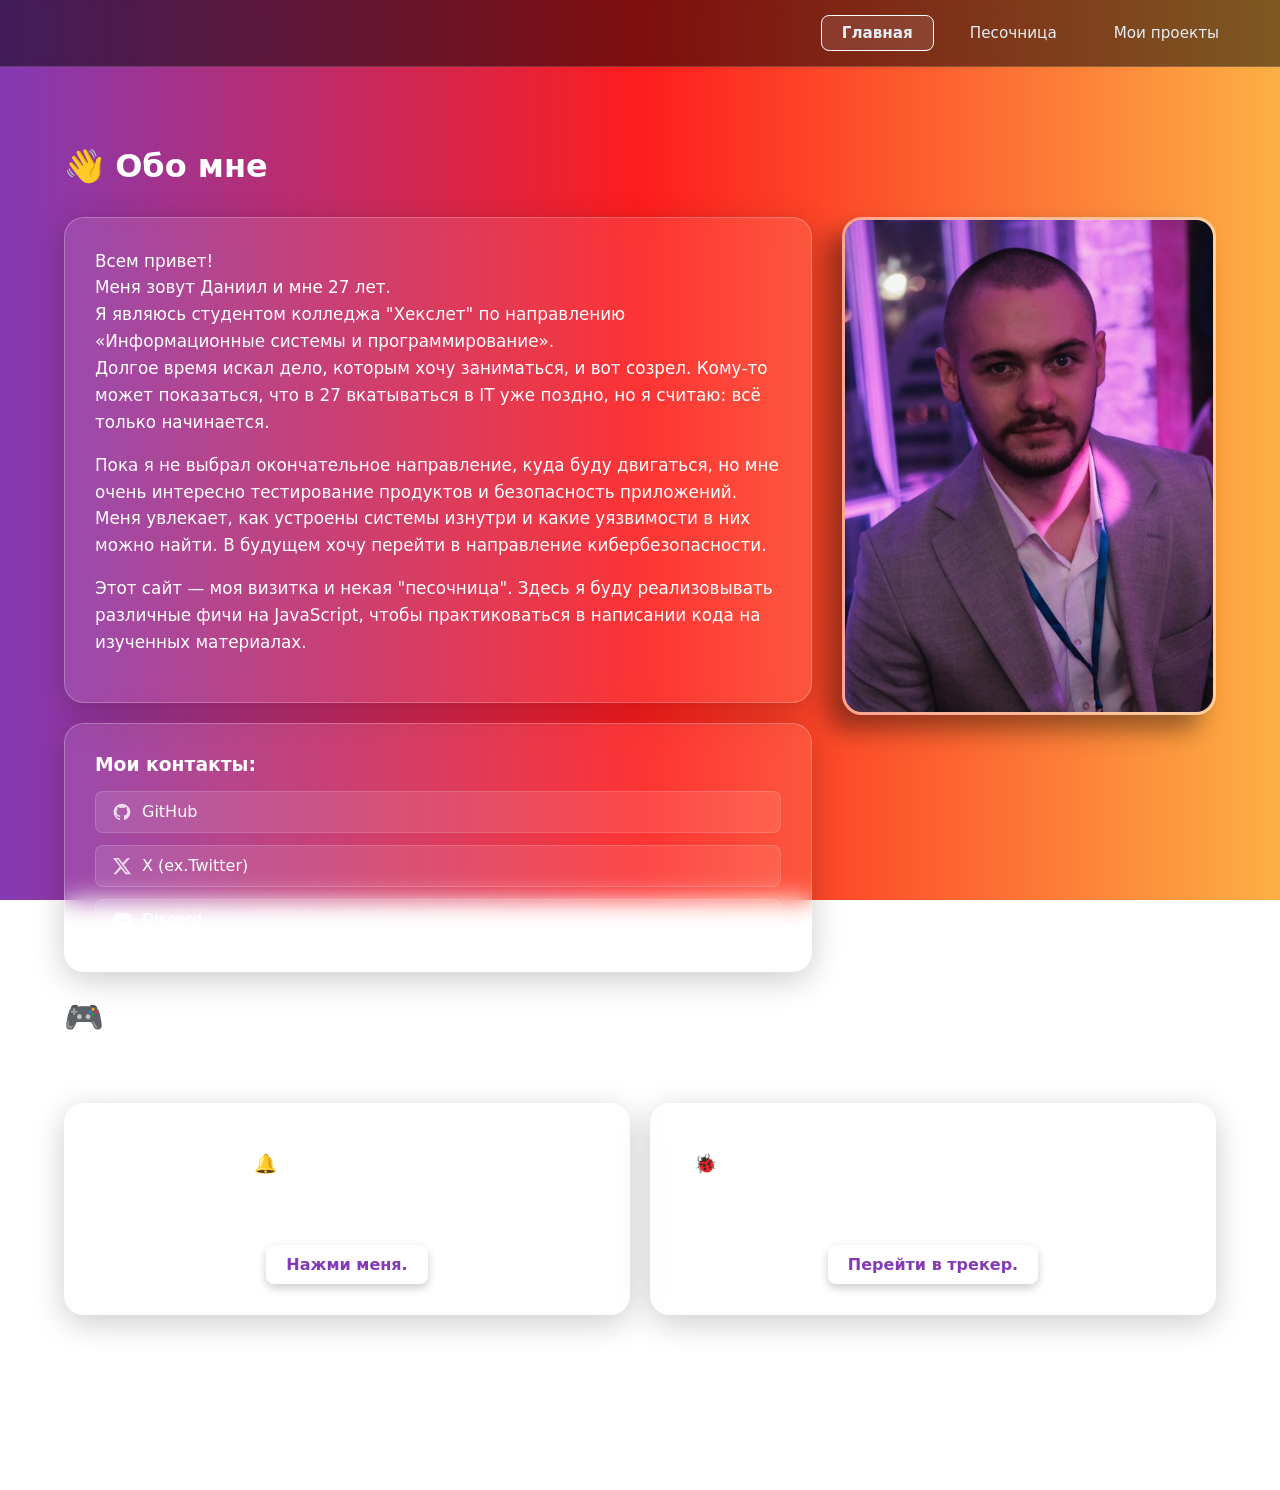
<file: index.html>
<!DOCTYPE html>
<html lang="ru">
<head>
    <meta charset="UTF-8">
    <meta name="viewport" content="width=device-width, initial-scale=1.0">
    <link rel="stylesheet" href="src/styles/main-my-playground.css">
    <title>Портфолио</title>
</head>
<body>
    <header>
    <div class="header-container">
        <nav class="header-right">
            <a href="index.html" class="nav-link active">Главная</a>
            <a href="pages/sandbox.html" class="nav-link">Песочница</a>
            <a href="pages/my-projects.html" class="nav-link">Мои проекты</a>
        </nav>
    </div>
    </header>

    <main>
        <section class="about">
            <h2>👋 Обо мне</h2>
            <div class="about-content">
            <div class="about-left">
            <div class="about-text glass-card">
            <p>
                Всем привет!<br>
                Меня зовут Даниил и мне 27 лет.<br>
                Я являюсь студентом колледжа "Хекслет" по направлению «Информационные системы и программирование».<br>
                Долгое время искал дело, которым хочу заниматься, и вот созрел. 
                Кому-то может показаться, что в 27 вкатываться в IT уже поздно, 
                но я считаю: всё только начинается.
            </p>
            <p>
                Пока я не выбрал окончательное направление, куда буду двигаться, 
                но мне очень интересно тестирование продуктов и безопасность приложений. 
                Меня увлекает, как устроены системы изнутри и какие уязвимости в них можно найти. 
                В будущем хочу перейти в направление кибербезопасности.
            </p>
            <p>
                Этот сайт — моя визитка и некая "песочница".
                Здесь я буду реализовывать различные фичи на JavaScript, 
                чтобы практиковаться в написании кода на изученных материалах.
            </p>
            </div>
            <div class="glass-card about-contacts">
        <h3>Мои контакты:</h3>
    <div class="contacts-list">
        <!-- GitHub -->
        <a href="https://github.com/ndanyc" target="_blank" class="contact-btn">
            <svg viewBox="0 0 24 24" width="20" height="20" fill="currentColor">
                <path d="M12 2C6.477 2 2 6.477 2 12c0 4.42 2.865 8.166 6.839 9.489.5.092.682-.217.682-.482 0-.237-.008-.866-.013-1.7-2.782.603-3.369-1.34-3.369-1.34-.454-1.156-1.11-1.464-1.11-1.464-.908-.62.069-.608.069-.608 1.003.07 1.531 1.03 1.531 1.03.892 1.529 2.341 1.087 2.91.832.092-.647.35-1.088.636-1.338-2.22-.253-4.555-1.11-4.555-4.943 0-1.091.39-1.984 1.029-2.683-.103-.253-.446-1.27.098-2.647 0 0 .84-.269 2.75 1.025A9.578 9.578 0 0112 6.836c.85.004 1.705.114 2.504.336 1.909-1.294 2.747-1.025 2.747-1.025.546 1.377.203 2.394.1 2.647.64.699 1.028 1.592 1.028 2.683 0 3.842-2.339 4.687-4.566 4.935.359.309.678.919.678 1.852 0 1.336-.012 2.415-.012 2.743 0 .267.18.578.688.48C19.138 20.161 22 16.418 22 12c0-5.523-4.477-10-10-10z"></path>
            </svg>
            <span>GitHub</span>
        </a>

        <!-- X (Twitter) -->
        <a href="https://x.com/Daniil_Crypt" target="_blank" class="contact-btn">
            <svg viewBox="0 0 24 24" width="20" height="20" fill="currentColor">
                <path d="M18.244 2.25h3.308l-7.227 8.26 8.502 11.24H16.17l-5.214-6.817L4.99 21.75H1.68l7.73-8.835L1.254 2.25H8.08l4.713 6.231zm-1.161 17.52h1.833L7.084 4.126H5.117z"></path>
            </svg>
            <span>X (ex.Twitter)</span>
        </a>

        <!-- Discord (если нужно) -->
        <a href="https://discord.com/users/409297559475978240" target="_blank" class="contact-btn">
            <svg viewBox="0 0 24 24" width="20" height="20" fill="currentColor">
                <path d="M20.317 4.3698a19.7913 19.7913 0 00-4.8851-1.5152.0741.0741 0 00-.0785.0371c-.211.3753-.4447.8648-.6083 1.2495-1.8447-.2762-3.68-.2762-5.4868 0-.1636-.3933-.4058-.8742-.6177-1.2495a.077.077 0 00-.0785-.037 19.7363 19.7363 0 00-4.8852 1.515.0699.0699 0 00-.0321.0277C.5334 9.0458-.319 13.5799.0992 18.0578a.0824.0824 0 00.0312.0561c2.0528 1.5076 4.0413 2.4228 5.9929 3.0294a.0777.0777 0 00.0842-.0276c.4616-.6304.8731-1.2952 1.226-1.9942a.076.076 0 00-.0416-.1057c-.6528-.2476-1.2743-.5495-1.8722-.8923a.077.077 0 01-.0076-.1277c.1258-.0943.2517-.1923.3718-.2914a.0743.0743 0 01.0776-.0105c3.9278 1.7933 8.18 1.7933 12.0614 0a.0739.0739 0 01.0785.0095c.1202.099.246.1981.3728.2924a.077.077 0 01-.0066.1276 12.2986 12.2986 0 01-1.873.8914.0766.0766 0 00-.0407.1067c.3604.698.7719 1.3628 1.225 1.9932a.076.076 0 00.0842.0286c1.961-.6067 3.9495-1.5219 6.0023-3.0294a.077.077 0 00.0313-.0552c.5004-5.177-.8382-9.6739-3.5485-13.6604a.061.061 0 00-.0312-.0286zM8.02 15.3312c-1.1825 0-2.1569-1.0857-2.1569-2.419 0-1.3332.9555-2.4189 2.157-2.4189 1.2108 0 2.1757 1.0952 2.1568 2.419 0 1.3332-.9555 2.4189-2.1569 2.4189zm7.9748 0c-1.1825 0-2.1569-1.0857-2.1569-2.419 0-1.3332.9554-2.4189 2.1569-2.4189 1.2108 0 2.1757 1.0952 2.1568 2.419 0 1.3332-.946 2.4189-2.1568 2.4189z"></path>
            </svg>
            <span>Discord</span>
        </a>
        </div>
        </div>
        </div>
            <div class="photo">
                <img src="src/assets/images/resume.png" alt="Даниил Нестеров">
            </div>
            </div>
        </section>

        <section class="playground" >
            <h2>🎮 Песочница</h2>
            <p>Здесь скоро появятся интерактивные фичи. Следите за обновлениями!</p>
        <div class="grid">
                <div class="card glass-card">
                    <h3>🔔 Уведомление!</h3>
                    <p>Кликни на кнопку ниже, чтобы получить сообщение.</p>
                <button id="notifyBtn" class="button">Нажми меня.</button>
                </div>
                <div class="card glass-card">
                    <h3>🐞 Данный раздел включает в себя простой баг трекер.</h3>                
                    <a href="pages/bug-tracker.html" target="_blank" class="button">Перейти в трекер.</a>
                </div>
        </div>
        </section>
    </main>

    <footer>
        <p>© 2026 Daniil Nesterov. Built with ❤️ and JS.</p>
    </footer>

    <script src="src/scripts/main-playground/script.js" defer></script>
</body>
</html>
</file>
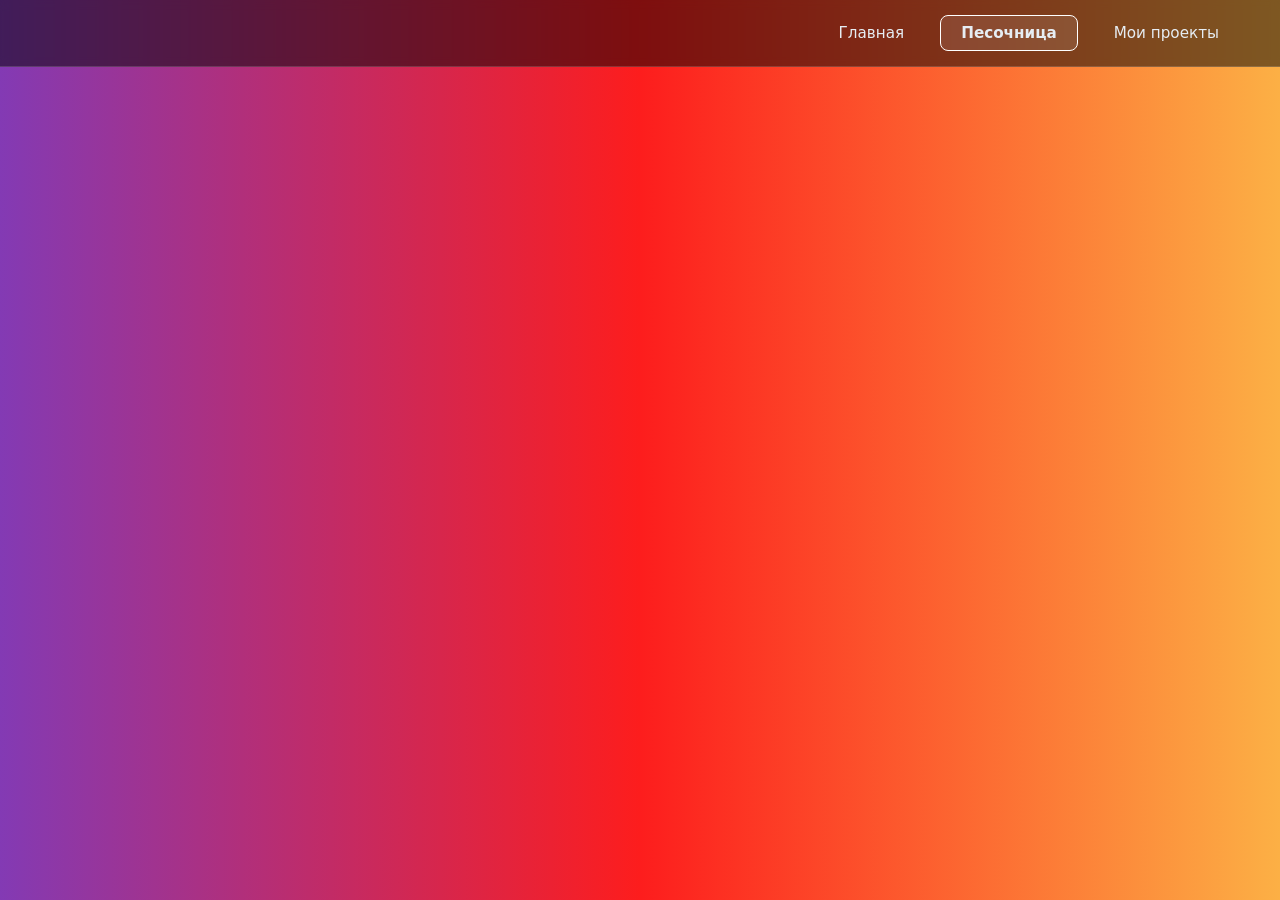
<file: pages/sandbox.html>
<!DOCTYPE html>
<html lang="ru">
<head>
    <meta charset="UTF-8">
    <meta name="viewport" content="width=device-width, initial-scale=1.0">
    <link rel="stylesheet" href="../src/styles/main-my-playground.css">
    <title>Песочница</title>
</head>
<body>
      <header>
        <div class="header-container">
            <nav class="header-right">
                <a href="../index.html" class="nav-link">Главная</a>
                <a href="sandbox.html" class="nav-link active">Песочница</a>
                <a href="my-projects.html" class="nav-link">Мои проекты</a>
            </nav>
        </div>
    </header>
</body>
</html>
</file>
<file: src/styles/main-my-playground.css>
/* =========================================
   БАЗА И ГРАДИЕНТ
   ========================================= */
* {
  box-sizing: border-box;
}

body {
  margin: 0;
  padding: 0;
  background: #833AB4;
  background: linear-gradient(90deg,
    rgba(131, 58, 180, 1) 0%,
    rgba(253, 29, 29, 1) 50%,
    rgba(252, 176, 69, 1) 100%);
  min-height: 100vh;
  font-family: system-ui, -apple-system, "Segoe UI", Roboto, sans-serif;
  color: #fff;
  background-attachment: fixed; 
}

/* =========================================
   ШАПКА
   ========================================= */
header {
  position: fixed;
  top: 0;
  left: 0;
  width: 100%;
  padding: 15px 40px;
  background: rgba(0, 0, 0, 0.5);
  backdrop-filter: blur(5px);
  border-bottom: 1px solid rgba(255, 255, 255, 0.15);
  z-index: 100;
}

.header-container {
    display: flex;
    justify-content: flex-end;
    align-items: center;
    max-width: 1200px;
    margin: 0 auto;
}

.header-right {
    display: flex;
    gap: 15px;
    align-items: center;
}

/* =========================================
   КНОПКИ В ШАПКЕ
   ========================================= */
.nav-link {
    color: #e6edf3;
    text-decoration: none;
    font-weight: 500;
    font-size: 0.95rem;
    padding: 8px 20px; 
    border-radius: 8px; 
    background: transparent;
    border: 1px solid transparent; 
    transition: all 0.2s ease;
}

.nav-link:hover {
    background: rgba(255, 255, 255, 0.1);
    border-color: rgba(255, 255, 255, 0.3); 
}

.nav-link.active {
    background: rgba(255, 255, 255, 0.1);
    font-weight: bold;
    border-color: #ffffff; 
}


.nav-link.active:hover {
    background: rgba(255, 255, 255, 0.15); 
    border-color: #ffffff; 
}
/* =========================================
   ОСНОВНОЙ КОНТЕНТ
   ========================================= */
main {
  max-width: 1200px;
  margin: 0 auto;
  padding: 120px 24px 60px;
}

h2 {
  font-size: 2rem;
  margin-bottom: 2rem;
}

/* =========================================
   ОБО МНЕ 
   ========================================= */
.about-content {
  display: grid;
  grid-template-columns: 2fr 1fr; 
  gap: 30px;
  align-items: start;
}


.about-left {
  display: flex;
  flex-direction: column;
  gap: 20px; 
}

.about-text {
  font-size: 1.05rem;
  line-height: 1.6;
}

.about-text p {
  margin-top: 0;
  margin-bottom: 1rem;
}

.photo {
  flex-shrink: 0;
  width: 100%; 
  max-width: 400px; 
  margin: 0 auto; 
}

.photo img {
  width: 100%; 
  height: auto; 
  aspect-ratio: 3 / 4;
  object-fit: cover;
  border-radius: 20px;
  border: 3px solid rgba(255, 255, 255, 0.5);
  box-shadow: -15px 15px 25px rgba(0, 0, 0, 0.4);
  display: block;
}

/* =========================================
   СТЕКЛЯННЫЕ КАРТОЧКИ
   ========================================= */
.glass-card {
  background: rgba(255, 255, 255, 0.1); 
  backdrop-filter: blur(12px); 
  border: 1px solid rgba(255, 255, 255, 0.25); 
  border-radius: 20px; 
  padding: 30px; 
  box-shadow: 0 8px 32px rgba(0, 0, 0, 0.2); 
}

/* =========================================
   КОНТАКТЫ
   ========================================= */
.about-contacts h3 {
  margin-top: 0;
  margin-bottom: 1rem;
}

.contacts-list {
    display: flex;
    flex-direction: column;
    gap: 0.75rem;
}

.contact-btn {
    display: flex;
    align-items: center;
    gap: 10px;
    background: rgba(255, 255, 255, 0.1);
    color: #ffffff;
    text-decoration: none;
    padding: 10px 16px;
    border-radius: 8px;
    border: 1px solid rgba(255, 255, 255, 0.15);
    font-weight: 500;
    transition: all 0.2s ease;
}

.contact-btn:hover {
    background: rgba(255, 255, 255, 0.2);
    transform: translateX(5px);
    border-color: rgba(255, 255, 255, 0.3);
}

.contact-btn svg {
    flex-shrink: 0;
    opacity: 0.8;
    transition: opacity 0.2s;
}

.contact-btn:hover svg {
    opacity: 1;
}

/* =========================================
   ПЕСОЧНИЦА
   ========================================= */
.grid {
  display: grid;
  grid-template-columns: repeat(auto-fit, minmax(300px, 1fr));
  gap: 20px;
}

.card {
  display: flex;
  flex-direction: column;
  align-items: center; 
  text-align: center;
  height: 100%;
}

.button {
  display: inline-block; 
  margin-top: auto;  
  padding: 10px 20px;
  border: none;
  border-radius: 8px;
  background: #fff;
  color: #833AB4; 
  font-weight: bold;
  font-size: 1rem;
  text-decoration: none; 
  cursor: pointer;
  transition: transform 0.2s, box-shadow 0.2s;
  box-shadow: 0 4px 10px rgba(0, 0, 0, 0.2);
  font-family: inherit; 
}

.button:hover {
  transform: translateY(-2px);
  box-shadow: 0 6px 15px rgba(0, 0, 0, 0.3);
}

footer {
  text-align: center;
  padding: 2rem;
}

/* =========================================
   АДАПТИВНОСТЬ
   ========================================= */
@media (max-width: 768px) {
  .about-content {
    grid-template-columns: 1fr;
  }
  
  .photo {
    order: -1;
    max-width: 250px;
    margin: 0 auto;
  }
}
</file>
